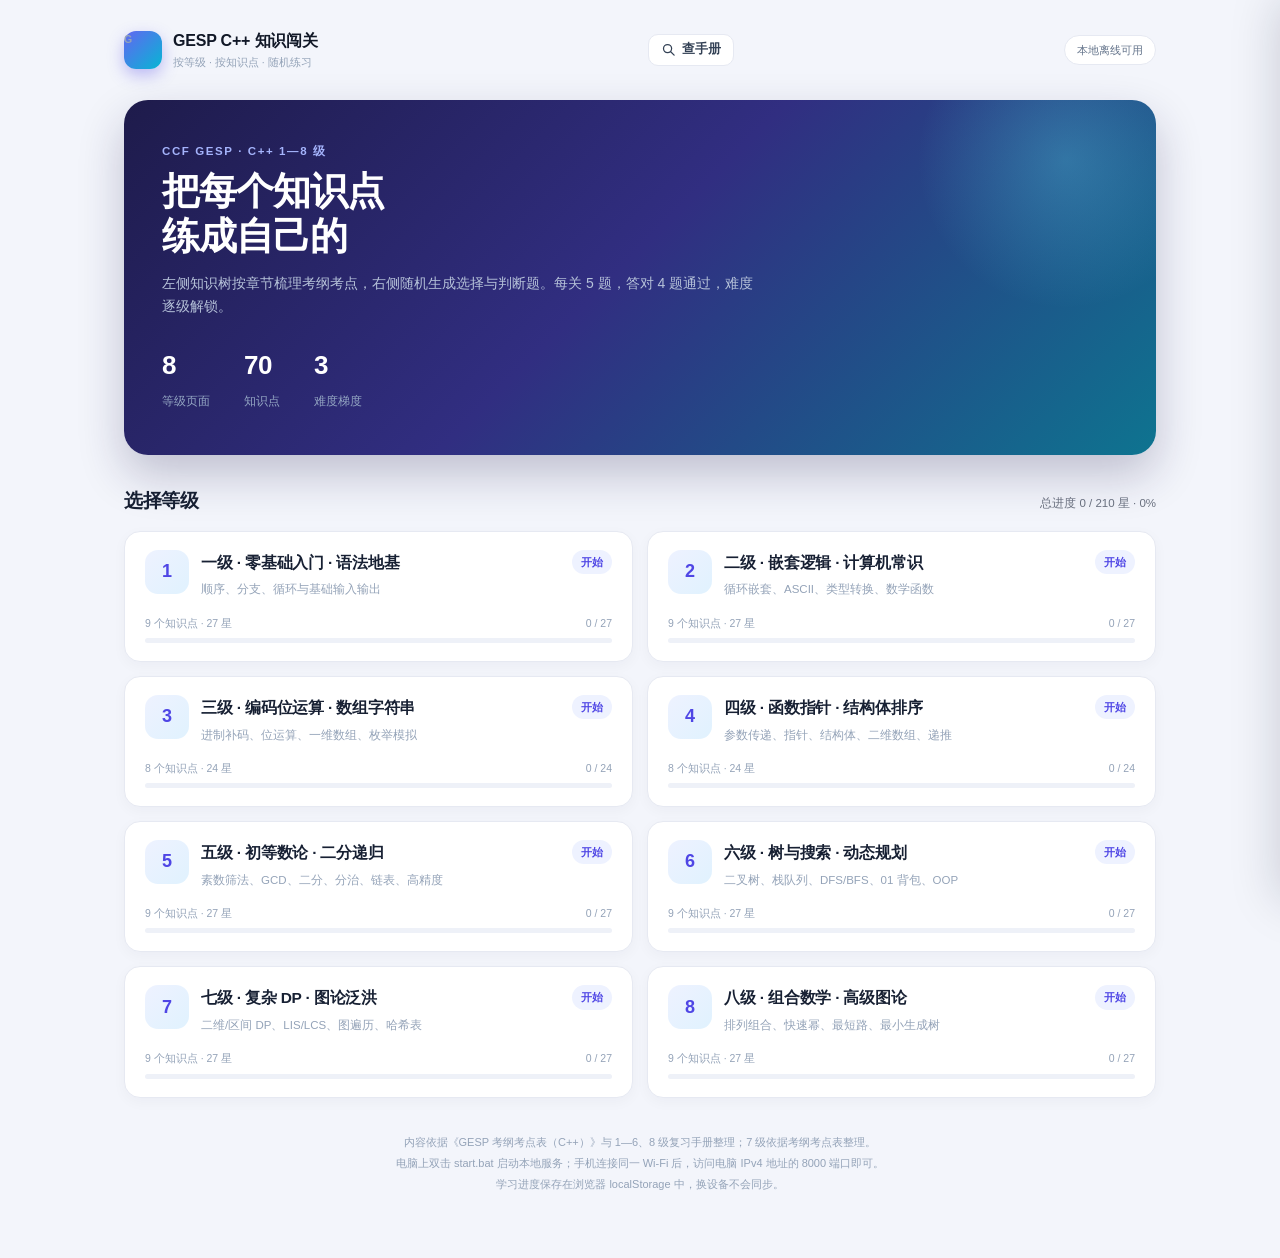
<file: index.html>
<!DOCTYPE html>
<html lang="zh-CN">
<head>
  <meta charset="UTF-8">
  <meta name="viewport" content="width=device-width, initial-scale=1, viewport-fit=cover">
  <meta name="theme-color" content="#0e1526">
  <title>GESP C++ 知识闯关 · 按等级刷知识点</title>
  <link rel="stylesheet" href="css/style.css">
</head>
<body>
  <div class="home-wrap">
    <nav class="home-nav">
      <a class="home-brand" href="index.html">
        <span class="brand-mark">G</span>
        <span><b>GESP C++ 知识闯关</b><span>按等级 · 按知识点 · 随机练习</span></span>
      </a>
      <span class="tag">本地离线可用</span>
    </nav>

    <header class="home-hero">
      <div class="eyebrow">CCF GESP · C++ 1—8 级</div>
      <h1>把每个知识点<br>练成自己的</h1>
      <p>左侧知识树按章节梳理考纲考点，右侧随机生成选择与判断题。每关 5 题，答对 4 题通过，难度逐级解锁。</p>
      <div class="stats">
        <div><b>8</b><span>等级页面</span></div>
        <div><b id="statPoints">70</b><span>知识点</span></div>
        <div><b>3</b><span>难度梯度</span></div>
      </div>
    </header>

    <div class="section-title">
      <h2>选择等级</h2>
      <span id="totalProgress">学习进度加载中…</span>
    </div>
    <div class="level-grid" id="levelGrid"></div>

    <footer class="home-foot">
      内容依据《GESP 考纲考点表（C++）》与 1—6、8 级复习手册整理；7 级依据考纲考点表整理。<br>
      电脑上双击 start.bat 启动本地服务；手机连接同一 Wi-Fi 后，访问电脑 IPv4 地址的 8000 端口即可。<br>
      学习进度保存在浏览器 localStorage 中，换设备不会同步。
    </footer>
  </div>

  <script src="js/kb-data.js"></script>

  <script src="js/kb-extra.js"></script>

  <script src="js/kb.js"></script>

  <script src="js/home.js"></script>
</body>
</html>
</file>
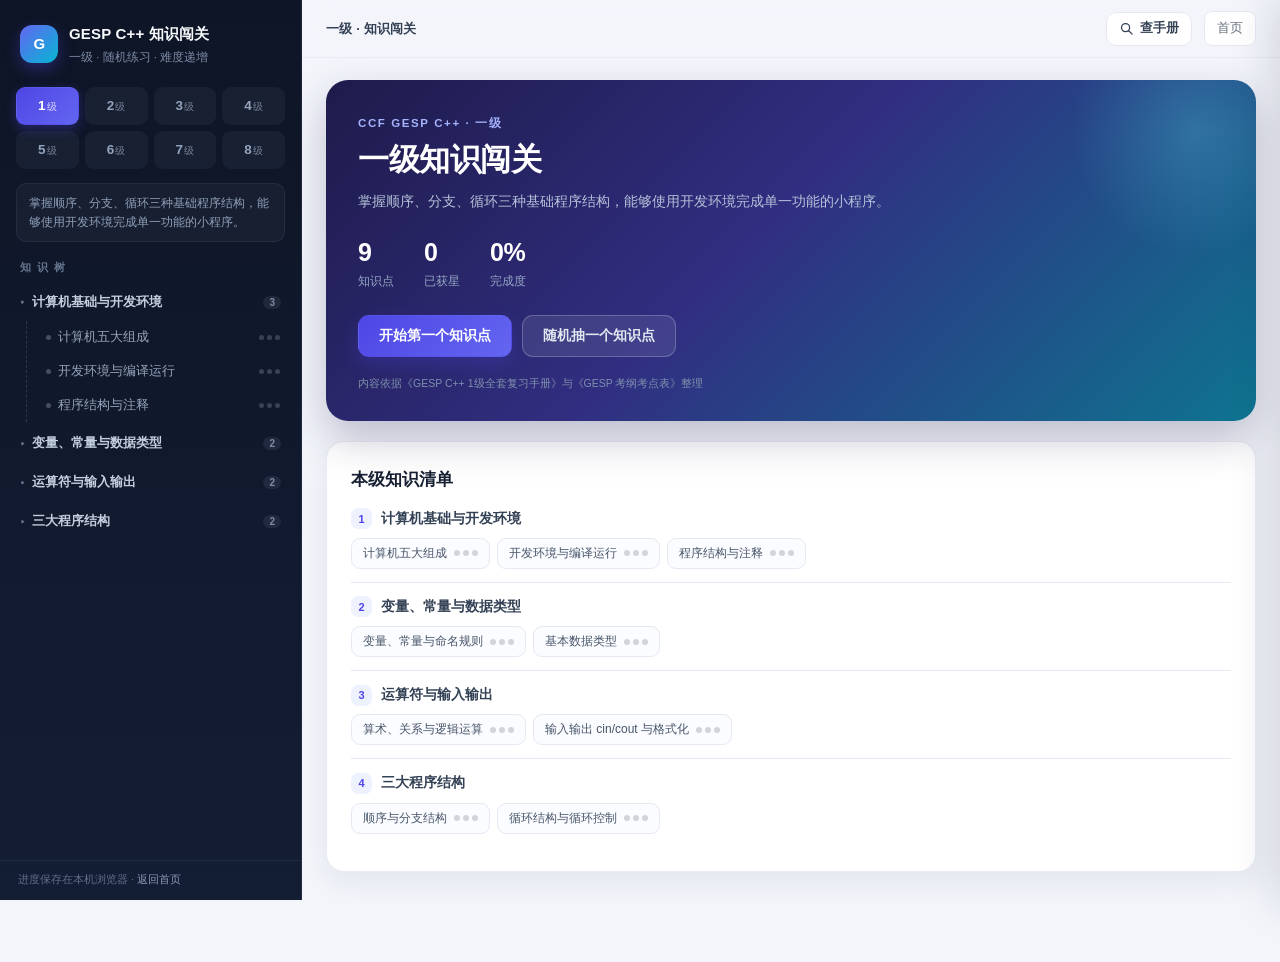
<file: level1.html>
<!DOCTYPE html>
<html lang="zh-CN">
<head>
  <meta charset="UTF-8">
  <meta name="viewport" content="width=device-width, initial-scale=1, viewport-fit=cover">
  <meta name="theme-color" content="#0e1526">
  <title>GESP C++ 一级 · 知识闯关</title>
  <link rel="stylesheet" href="css/style.css">
</head>
<body data-level="1">
  <div class="app">
    <aside class="sidebar" id="sidebar">
      <div class="brand">
        <a href="index.html">
          <span class="brand-mark">G</span>
          <span class="brand-text"><b>GESP C++ 知识闯关</b><span>一级 · 随机练习 · 难度递增</span></span>
        </a>
      </div>
      <div class="level-switch" id="levelSwitch"></div>
      <p class="level-goal" id="levelGoal"></p>
      <div class="tree-title">知 识 树</div>
      <nav class="tree" id="tree"></nav>
      <div class="sidebar-foot">进度保存在本机浏览器 · <a href="index.html">返回首页</a></div>
    </aside>
    <div class="overlay" id="overlay"></div>
    <main class="main">
      <header class="topbar">
        <button class="menu-btn" id="menuBtn" aria-label="打开知识树">☰</button>
        <div class="crumb" id="crumb">一级 · 知识闯关</div>
        <a class="home-link" href="index.html">首页</a>
      </header>
      <section class="content" id="content"></section>
    </main>
  </div>
  <script src="js/engine.js"></script>
  <script src="js/levels/level1.js"></script>
  <script src="js/kb-data.js"></script>
  <script src="js/kb-extra.js"></script>
  <script src="js/kb.js"></script>
  <script src="js/app.js"></script>
</body>
</html>
</file>
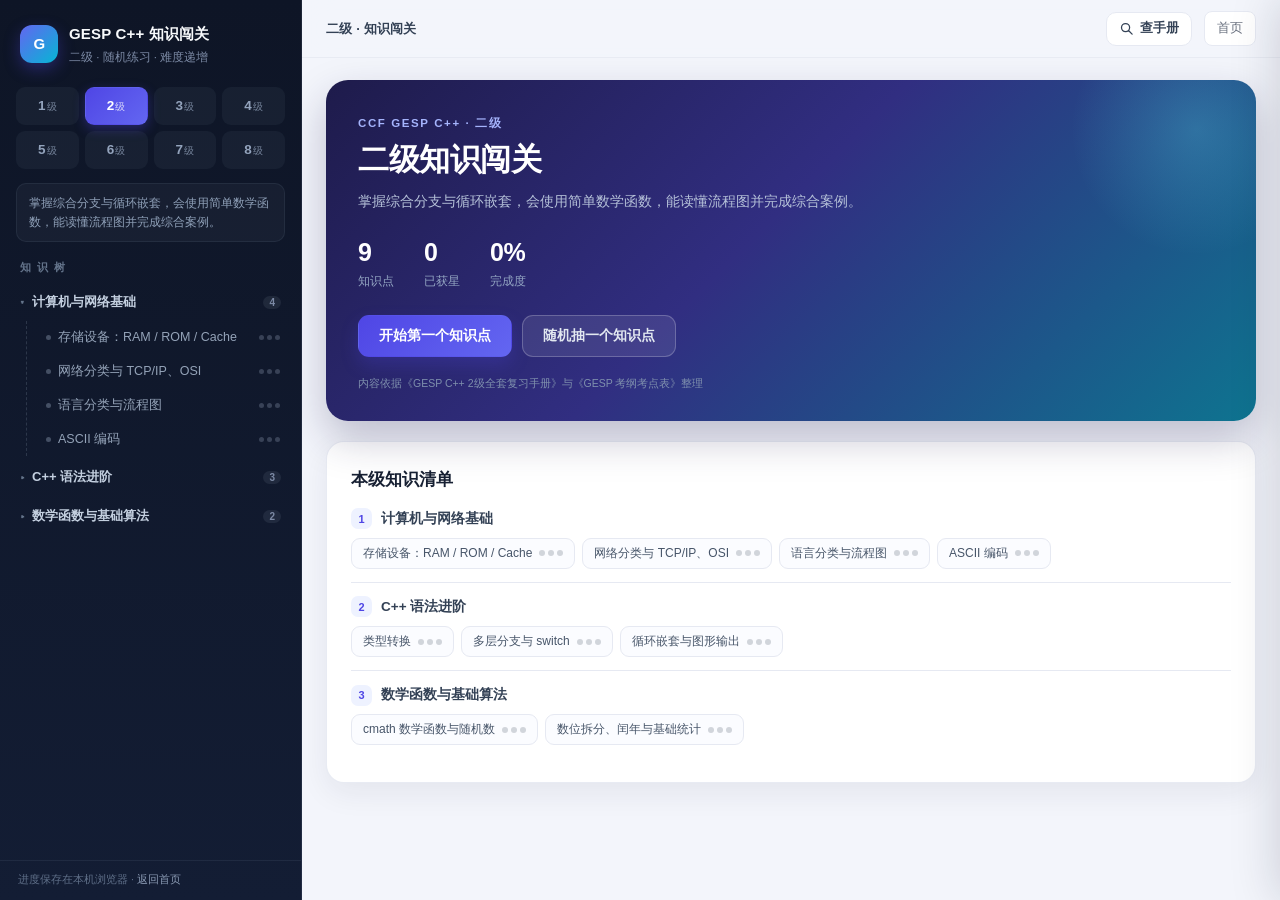
<file: level2.html>
<!DOCTYPE html>
<html lang="zh-CN">
<head>
  <meta charset="UTF-8">
  <meta name="viewport" content="width=device-width, initial-scale=1, viewport-fit=cover">
  <meta name="theme-color" content="#0e1526">
  <title>GESP C++ 二级 · 知识闯关</title>
  <link rel="stylesheet" href="css/style.css">
</head>
<body data-level="2">
  <div class="app">
    <aside class="sidebar" id="sidebar">
      <div class="brand">
        <a href="index.html">
          <span class="brand-mark">G</span>
          <span class="brand-text"><b>GESP C++ 知识闯关</b><span>二级 · 随机练习 · 难度递增</span></span>
        </a>
      </div>
      <div class="level-switch" id="levelSwitch"></div>
      <p class="level-goal" id="levelGoal"></p>
      <div class="tree-title">知 识 树</div>
      <nav class="tree" id="tree"></nav>
      <div class="sidebar-foot">进度保存在本机浏览器 · <a href="index.html">返回首页</a></div>
    </aside>
    <div class="overlay" id="overlay"></div>
    <main class="main">
      <header class="topbar">
        <button class="menu-btn" id="menuBtn" aria-label="打开知识树">☰</button>
        <div class="crumb" id="crumb">二级 · 知识闯关</div>
        <a class="home-link" href="index.html">首页</a>
      </header>
      <section class="content" id="content"></section>
    </main>
  </div>
  <script src="js/engine.js"></script>
  <script src="js/levels/level2.js"></script>
  <script src="js/kb-data.js"></script>
  <script src="js/kb-extra.js"></script>
  <script src="js/kb.js"></script>
  <script src="js/app.js"></script>
</body>
</html>
</file>
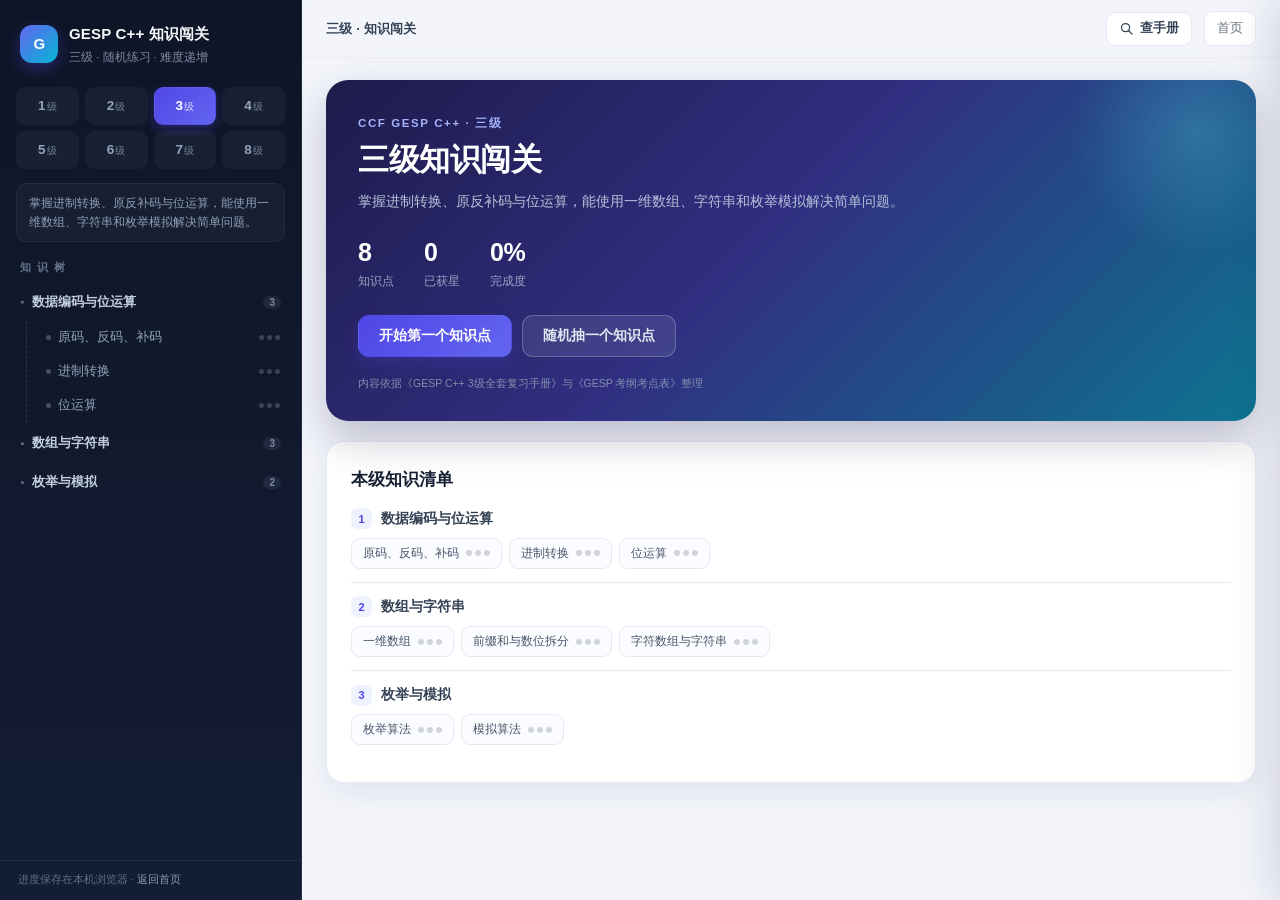
<file: level3.html>
<!DOCTYPE html>
<html lang="zh-CN">
<head>
  <meta charset="UTF-8">
  <meta name="viewport" content="width=device-width, initial-scale=1, viewport-fit=cover">
  <meta name="theme-color" content="#0e1526">
  <title>GESP C++ 三级 · 知识闯关</title>
  <link rel="stylesheet" href="css/style.css">
</head>
<body data-level="3">
  <div class="app">
    <aside class="sidebar" id="sidebar">
      <div class="brand">
        <a href="index.html">
          <span class="brand-mark">G</span>
          <span class="brand-text"><b>GESP C++ 知识闯关</b><span>三级 · 随机练习 · 难度递增</span></span>
        </a>
      </div>
      <div class="level-switch" id="levelSwitch"></div>
      <p class="level-goal" id="levelGoal"></p>
      <div class="tree-title">知 识 树</div>
      <nav class="tree" id="tree"></nav>
      <div class="sidebar-foot">进度保存在本机浏览器 · <a href="index.html">返回首页</a></div>
    </aside>
    <div class="overlay" id="overlay"></div>
    <main class="main">
      <header class="topbar">
        <button class="menu-btn" id="menuBtn" aria-label="打开知识树">☰</button>
        <div class="crumb" id="crumb">三级 · 知识闯关</div>
        <a class="home-link" href="index.html">首页</a>
      </header>
      <section class="content" id="content"></section>
    </main>
  </div>
  <script src="js/engine.js"></script>
  <script src="js/levels/level3.js"></script>
  <script src="js/kb-data.js"></script>
  <script src="js/kb-extra.js"></script>
  <script src="js/kb.js"></script>
  <script src="js/app.js"></script>
</body>
</html>
</file>
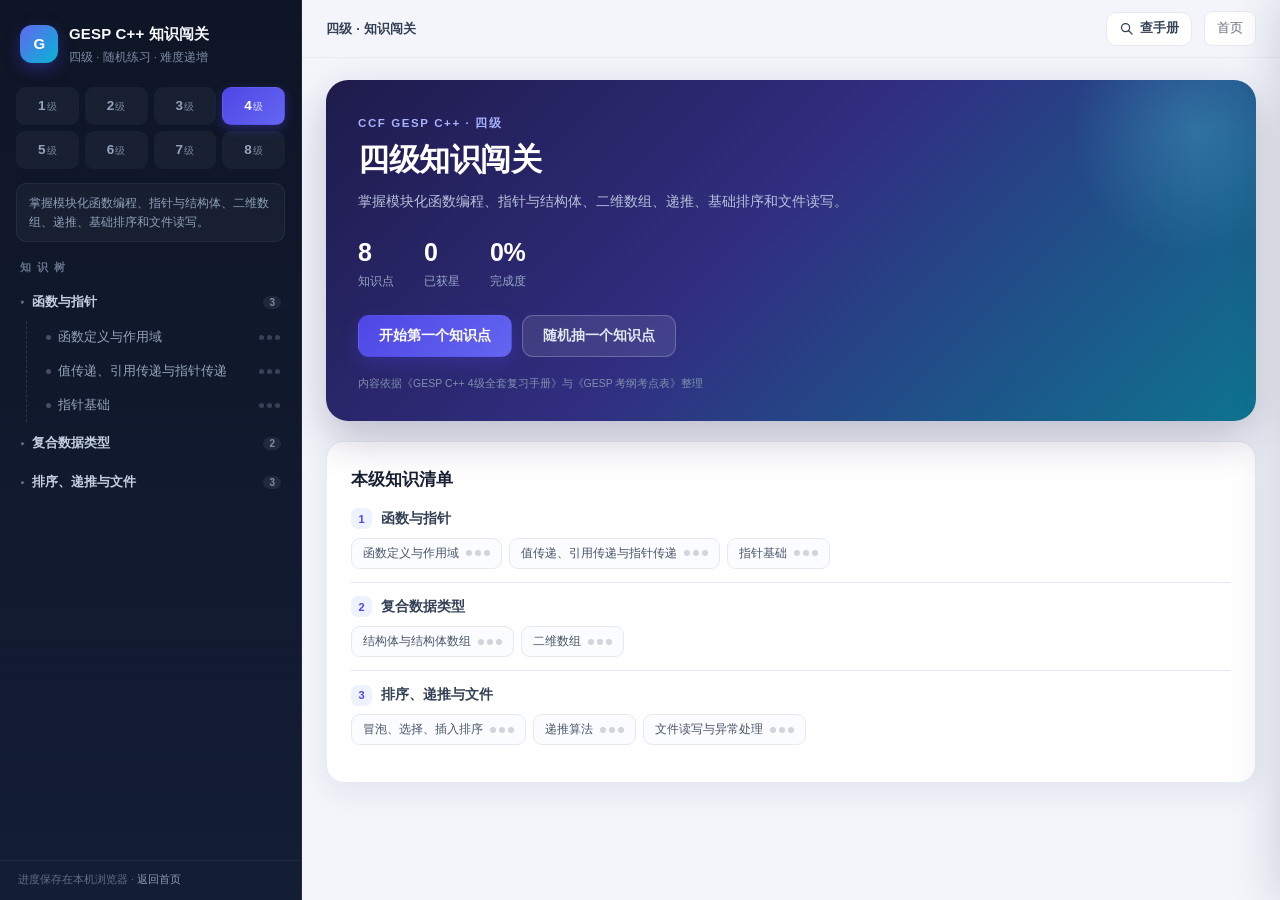
<file: level4.html>
<!DOCTYPE html>
<html lang="zh-CN">
<head>
  <meta charset="UTF-8">
  <meta name="viewport" content="width=device-width, initial-scale=1, viewport-fit=cover">
  <meta name="theme-color" content="#0e1526">
  <title>GESP C++ 四级 · 知识闯关</title>
  <link rel="stylesheet" href="css/style.css">
</head>
<body data-level="4">
  <div class="app">
    <aside class="sidebar" id="sidebar">
      <div class="brand">
        <a href="index.html">
          <span class="brand-mark">G</span>
          <span class="brand-text"><b>GESP C++ 知识闯关</b><span>四级 · 随机练习 · 难度递增</span></span>
        </a>
      </div>
      <div class="level-switch" id="levelSwitch"></div>
      <p class="level-goal" id="levelGoal"></p>
      <div class="tree-title">知 识 树</div>
      <nav class="tree" id="tree"></nav>
      <div class="sidebar-foot">进度保存在本机浏览器 · <a href="index.html">返回首页</a></div>
    </aside>
    <div class="overlay" id="overlay"></div>
    <main class="main">
      <header class="topbar">
        <button class="menu-btn" id="menuBtn" aria-label="打开知识树">☰</button>
        <div class="crumb" id="crumb">四级 · 知识闯关</div>
        <a class="home-link" href="index.html">首页</a>
      </header>
      <section class="content" id="content"></section>
    </main>
  </div>
  <script src="js/engine.js"></script>
  <script src="js/levels/level4.js"></script>
  <script src="js/kb-data.js"></script>
  <script src="js/kb-extra.js"></script>
  <script src="js/kb.js"></script>
  <script src="js/app.js"></script>
</body>
</html>
</file>
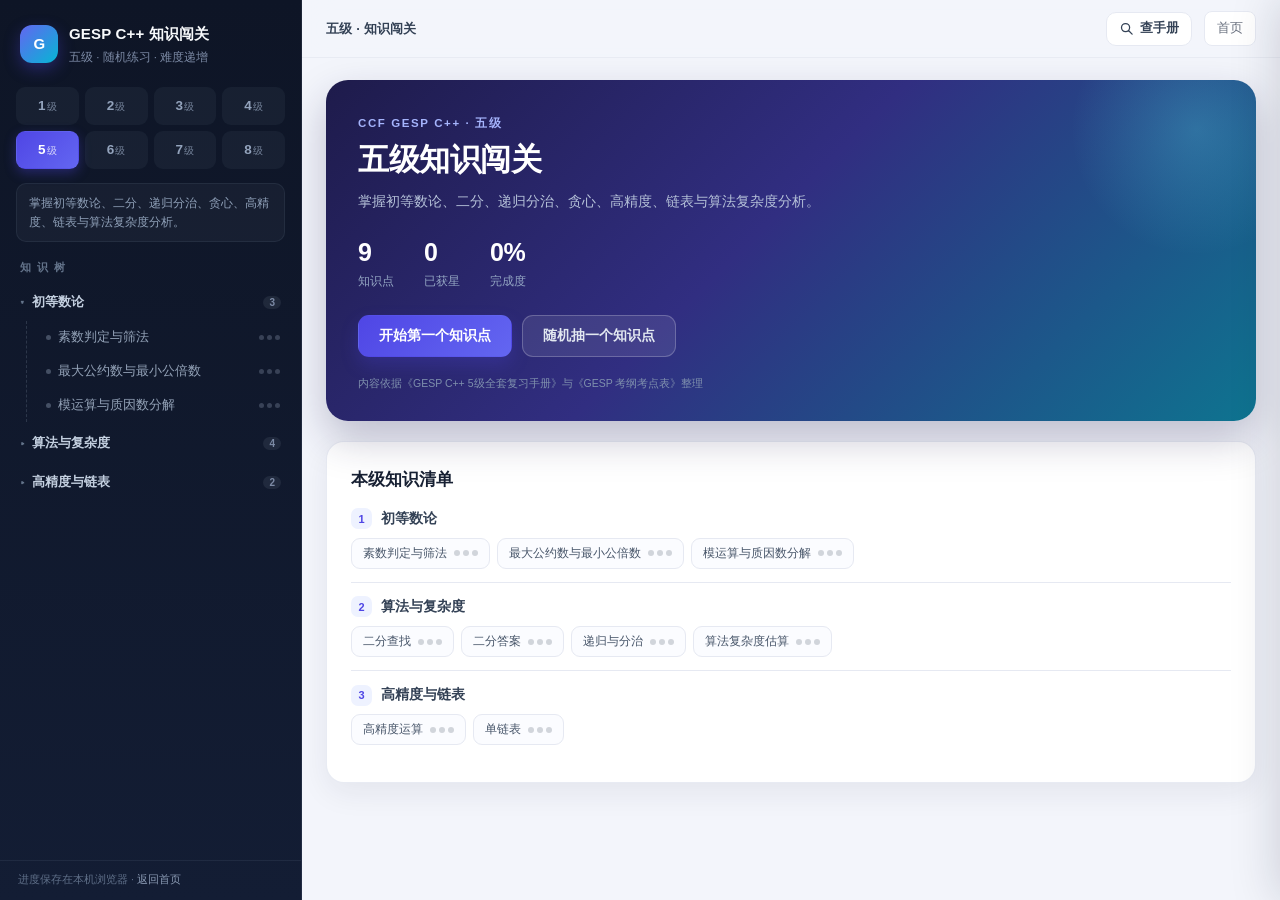
<file: level5.html>
<!DOCTYPE html>
<html lang="zh-CN">
<head>
  <meta charset="UTF-8">
  <meta name="viewport" content="width=device-width, initial-scale=1, viewport-fit=cover">
  <meta name="theme-color" content="#0e1526">
  <title>GESP C++ 五级 · 知识闯关</title>
  <link rel="stylesheet" href="css/style.css">
</head>
<body data-level="5">
  <div class="app">
    <aside class="sidebar" id="sidebar">
      <div class="brand">
        <a href="index.html">
          <span class="brand-mark">G</span>
          <span class="brand-text"><b>GESP C++ 知识闯关</b><span>五级 · 随机练习 · 难度递增</span></span>
        </a>
      </div>
      <div class="level-switch" id="levelSwitch"></div>
      <p class="level-goal" id="levelGoal"></p>
      <div class="tree-title">知 识 树</div>
      <nav class="tree" id="tree"></nav>
      <div class="sidebar-foot">进度保存在本机浏览器 · <a href="index.html">返回首页</a></div>
    </aside>
    <div class="overlay" id="overlay"></div>
    <main class="main">
      <header class="topbar">
        <button class="menu-btn" id="menuBtn" aria-label="打开知识树">☰</button>
        <div class="crumb" id="crumb">五级 · 知识闯关</div>
        <a class="home-link" href="index.html">首页</a>
      </header>
      <section class="content" id="content"></section>
    </main>
  </div>
  <script src="js/engine.js"></script>
  <script src="js/levels/level5.js"></script>
  <script src="js/kb-data.js"></script>
  <script src="js/kb-extra.js"></script>
  <script src="js/kb.js"></script>
  <script src="js/app.js"></script>
</body>
</html>
</file>
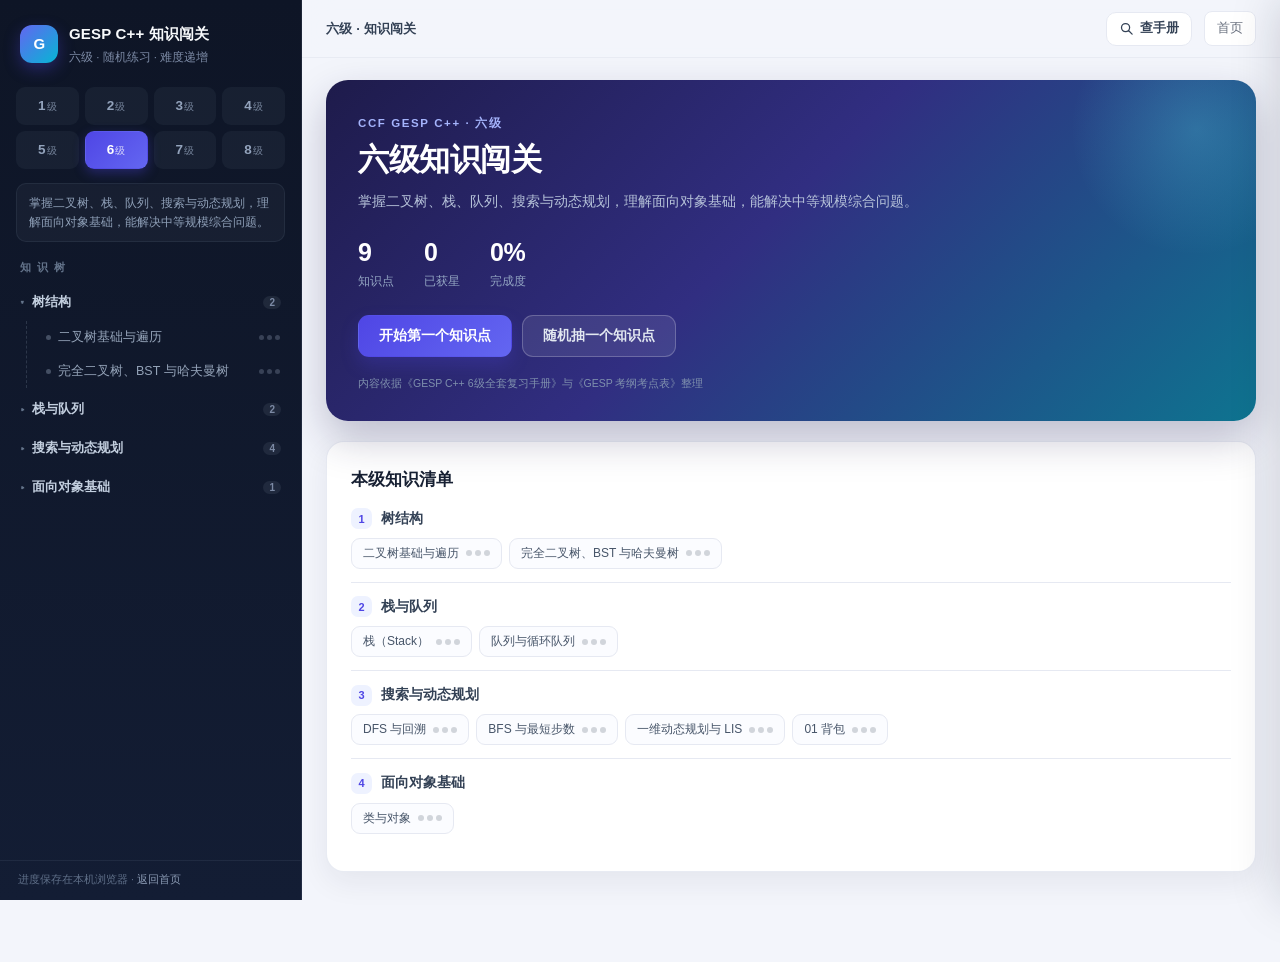
<file: level6.html>
<!DOCTYPE html>
<html lang="zh-CN">
<head>
  <meta charset="UTF-8">
  <meta name="viewport" content="width=device-width, initial-scale=1, viewport-fit=cover">
  <meta name="theme-color" content="#0e1526">
  <title>GESP C++ 六级 · 知识闯关</title>
  <link rel="stylesheet" href="css/style.css">
</head>
<body data-level="6">
  <div class="app">
    <aside class="sidebar" id="sidebar">
      <div class="brand">
        <a href="index.html">
          <span class="brand-mark">G</span>
          <span class="brand-text"><b>GESP C++ 知识闯关</b><span>六级 · 随机练习 · 难度递增</span></span>
        </a>
      </div>
      <div class="level-switch" id="levelSwitch"></div>
      <p class="level-goal" id="levelGoal"></p>
      <div class="tree-title">知 识 树</div>
      <nav class="tree" id="tree"></nav>
      <div class="sidebar-foot">进度保存在本机浏览器 · <a href="index.html">返回首页</a></div>
    </aside>
    <div class="overlay" id="overlay"></div>
    <main class="main">
      <header class="topbar">
        <button class="menu-btn" id="menuBtn" aria-label="打开知识树">☰</button>
        <div class="crumb" id="crumb">六级 · 知识闯关</div>
        <a class="home-link" href="index.html">首页</a>
      </header>
      <section class="content" id="content"></section>
    </main>
  </div>
  <script src="js/engine.js"></script>
  <script src="js/levels/level6.js"></script>
  <script src="js/kb-data.js"></script>
  <script src="js/kb-extra.js"></script>
  <script src="js/kb.js"></script>
  <script src="js/app.js"></script>
</body>
</html>
</file>
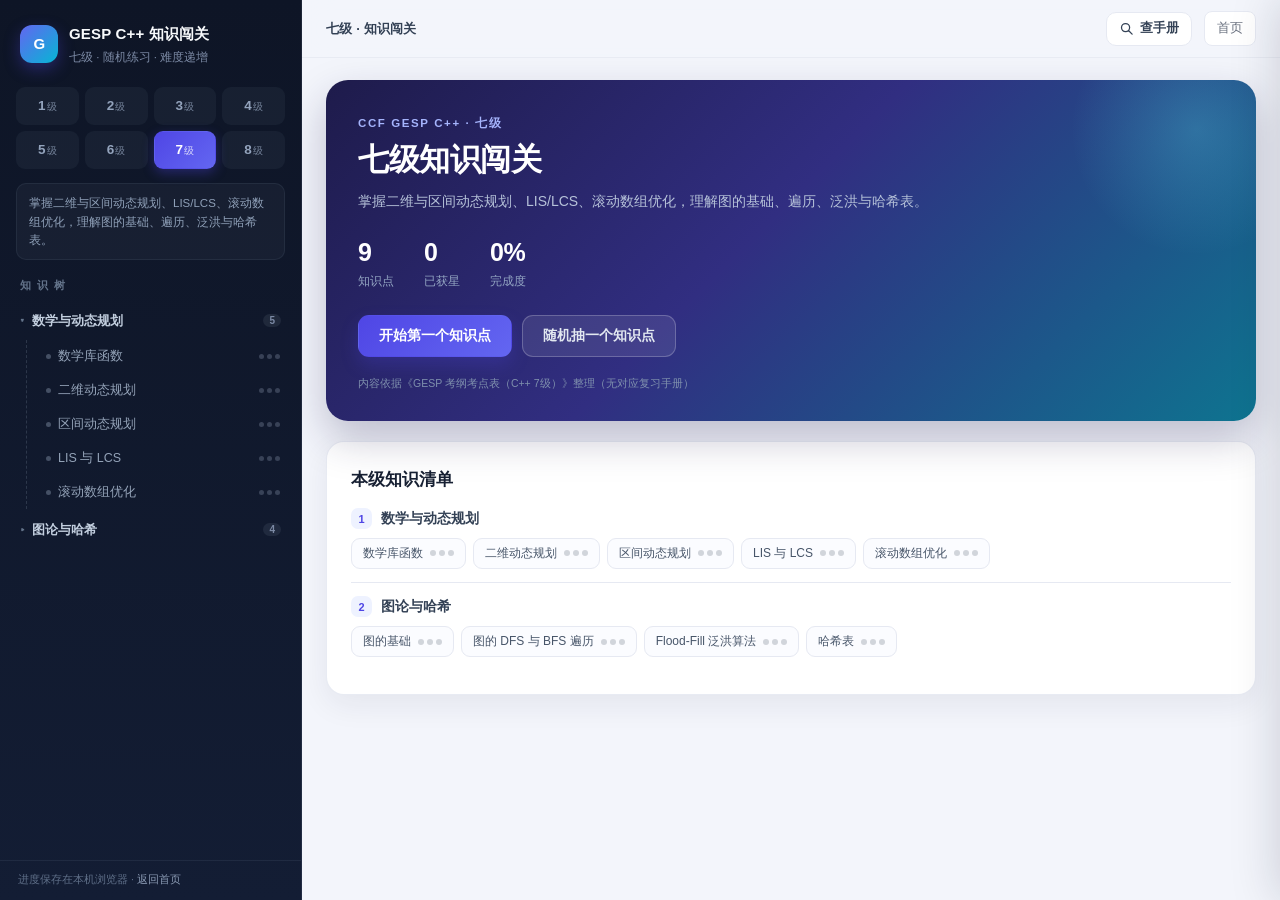
<file: level7.html>
<!DOCTYPE html>
<html lang="zh-CN">
<head>
  <meta charset="UTF-8">
  <meta name="viewport" content="width=device-width, initial-scale=1, viewport-fit=cover">
  <meta name="theme-color" content="#0e1526">
  <title>GESP C++ 七级 · 知识闯关</title>
  <link rel="stylesheet" href="css/style.css">
</head>
<body data-level="7">
  <div class="app">
    <aside class="sidebar" id="sidebar">
      <div class="brand">
        <a href="index.html">
          <span class="brand-mark">G</span>
          <span class="brand-text"><b>GESP C++ 知识闯关</b><span>七级 · 随机练习 · 难度递增</span></span>
        </a>
      </div>
      <div class="level-switch" id="levelSwitch"></div>
      <p class="level-goal" id="levelGoal"></p>
      <div class="tree-title">知 识 树</div>
      <nav class="tree" id="tree"></nav>
      <div class="sidebar-foot">进度保存在本机浏览器 · <a href="index.html">返回首页</a></div>
    </aside>
    <div class="overlay" id="overlay"></div>
    <main class="main">
      <header class="topbar">
        <button class="menu-btn" id="menuBtn" aria-label="打开知识树">☰</button>
        <div class="crumb" id="crumb">七级 · 知识闯关</div>
        <a class="home-link" href="index.html">首页</a>
      </header>
      <section class="content" id="content"></section>
    </main>
  </div>
  <script src="js/engine.js"></script>
  <script src="js/levels/level7.js"></script>
  <script src="js/kb-data.js"></script>
  <script src="js/kb-extra.js"></script>
  <script src="js/kb.js"></script>
  <script src="js/app.js"></script>
</body>
</html>
</file>
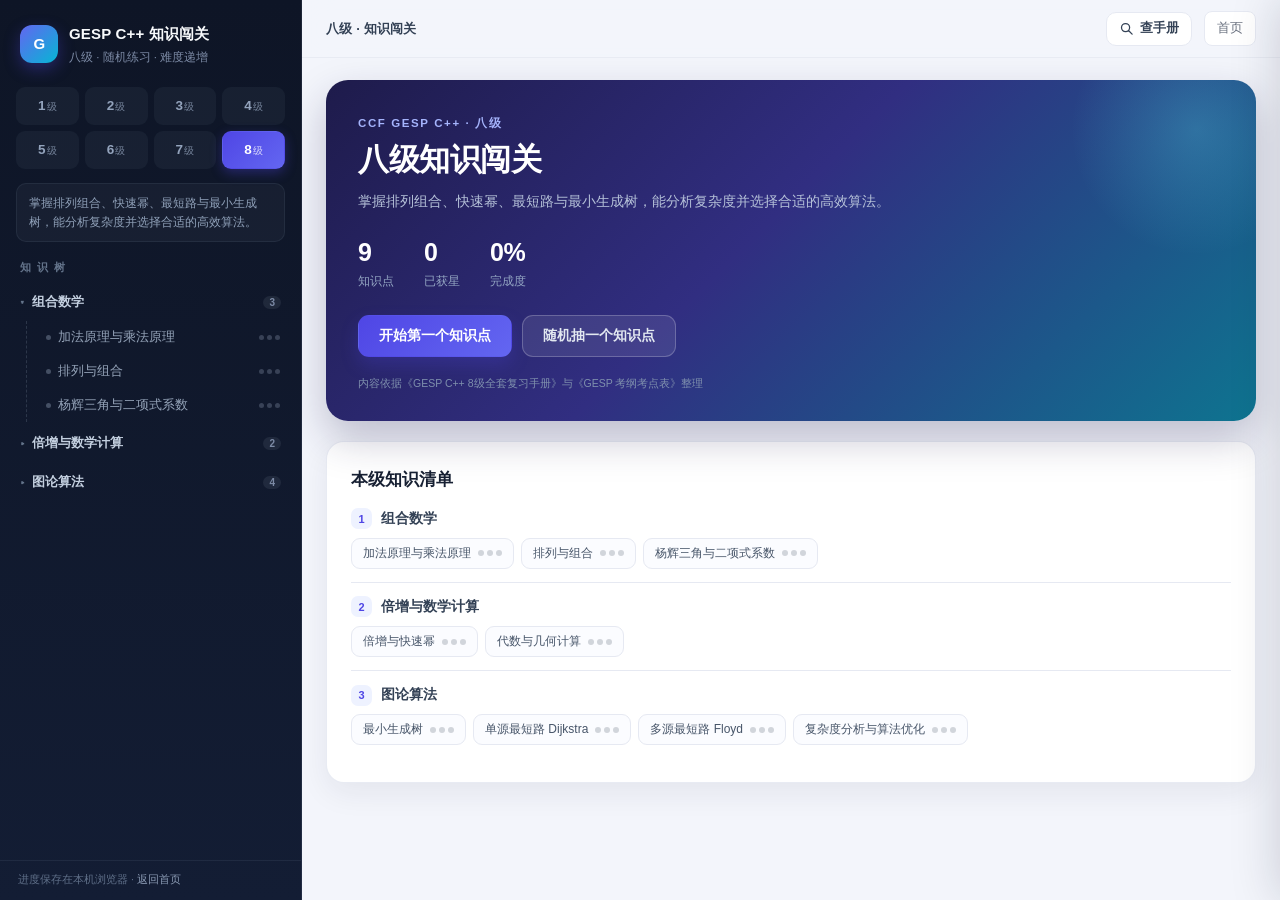
<file: level8.html>
<!DOCTYPE html>
<html lang="zh-CN">
<head>
  <meta charset="UTF-8">
  <meta name="viewport" content="width=device-width, initial-scale=1, viewport-fit=cover">
  <meta name="theme-color" content="#0e1526">
  <title>GESP C++ 八级 · 知识闯关</title>
  <link rel="stylesheet" href="css/style.css">
</head>
<body data-level="8">
  <div class="app">
    <aside class="sidebar" id="sidebar">
      <div class="brand">
        <a href="index.html">
          <span class="brand-mark">G</span>
          <span class="brand-text"><b>GESP C++ 知识闯关</b><span>八级 · 随机练习 · 难度递增</span></span>
        </a>
      </div>
      <div class="level-switch" id="levelSwitch"></div>
      <p class="level-goal" id="levelGoal"></p>
      <div class="tree-title">知 识 树</div>
      <nav class="tree" id="tree"></nav>
      <div class="sidebar-foot">进度保存在本机浏览器 · <a href="index.html">返回首页</a></div>
    </aside>
    <div class="overlay" id="overlay"></div>
    <main class="main">
      <header class="topbar">
        <button class="menu-btn" id="menuBtn" aria-label="打开知识树">☰</button>
        <div class="crumb" id="crumb">八级 · 知识闯关</div>
        <a class="home-link" href="index.html">首页</a>
      </header>
      <section class="content" id="content"></section>
    </main>
  </div>
  <script src="js/engine.js"></script>
  <script src="js/levels/level8.js"></script>
  <script src="js/kb-data.js"></script>
  <script src="js/kb-extra.js"></script>
  <script src="js/kb.js"></script>
  <script src="js/app.js"></script>
</body>
</html>
</file>
<file: css/style.css>
:root {
  --bg: #f3f5fb;
  --panel: #ffffff;
  --ink: #172033;
  --muted: #6b7280;
  --line: #e6e9f2;
  --brand: #4f46e5;
  --brand-dark: #4338ca;
  --brand-soft: #eef2ff;
  --cyan: #06b6d4;
  --ok: #10b981;
  --ok-soft: #ecfdf5;
  --bad: #ef4444;
  --bad-soft: #fef2f2;
  --warn: #f59e0b;
  --sidebar: #0e1526;
  --sidebar-2: #131d34;
  --radius: 18px;
  --shadow: 0 10px 30px rgba(23, 32, 51, 0.07);
  --font: -apple-system, BlinkMacSystemFont, "Segoe UI", "PingFang SC", "Hiragino Sans GB", "Microsoft YaHei", sans-serif;
  --mono: ui-monospace, SFMono-Regular, Consolas, "Liberation Mono", Menlo, monospace;
}

* { box-sizing: border-box; }
html { -webkit-text-size-adjust: 100%; scroll-behavior: smooth; }
body {
  margin: 0;
  background: var(--bg);
  color: var(--ink);
  font-family: var(--font);
  line-height: 1.65;
  -webkit-font-smoothing: antialiased;
}
button, a { -webkit-tap-highlight-color: transparent; }
button { font-family: inherit; }
a { color: inherit; text-decoration: none; }

/* ---------- 总体布局 ---------- */
.app { display: flex; min-height: 100vh; min-height: 100dvh; }
.main { flex: 1; min-width: 0; margin-left: 302px; display: flex; flex-direction: column; }
.content { width: 100%; max-width: 980px; margin: 0 auto; padding: 22px 24px 72px; }

/* ---------- 侧栏 ---------- */
.sidebar {
  position: fixed; inset: 0 auto 0 0; z-index: 40;
  width: 302px; display: flex; flex-direction: column;
  background: linear-gradient(180deg, var(--sidebar) 0%, var(--sidebar-2) 100%);
  color: #cbd5e1;
  border-right: 1px solid rgba(148, 163, 184, 0.12);
}
.brand { padding: 22px 20px 14px; }
.brand a { display: flex; align-items: center; gap: 11px; }
.brand-mark {
  width: 38px; height: 38px; border-radius: 12px; flex: 0 0 auto;
  display: grid; place-items: center;
  background: linear-gradient(135deg, #6366f1, #06b6d4);
  color: #fff; font-weight: 800; font-size: 15px; letter-spacing: -0.5px;
  box-shadow: 0 6px 16px rgba(79, 70, 229, 0.35);
}
.brand-text b { display: block; color: #f8fafc; font-size: 15px; letter-spacing: 0.2px; }
.brand-text span { display: block; color: #7c8aa5; font-size: 11.5px; margin-top: 1px; }

.level-switch {
  display: grid; grid-template-columns: repeat(4, 1fr); gap: 6px;
  padding: 6px 16px 14px;
}
.level-switch .lv {
  display: flex; align-items: baseline; justify-content: center; gap: 1px;
  padding: 7px 0; border-radius: 9px; font-size: 13.5px; font-weight: 700;
  color: #93a3bc; background: rgba(148, 163, 184, 0.07);
  border: 1px solid transparent; transition: 0.18s;
}
.level-switch .lv small { font-size: 10px; font-weight: 500; opacity: 0.75; }
.level-switch .lv:hover { color: #e2e8f0; background: rgba(148, 163, 184, 0.14); }
.level-switch .lv.active {
  color: #fff; background: linear-gradient(135deg, #4f46e5, #6366f1);
  box-shadow: 0 4px 12px rgba(79, 70, 229, 0.35);
}

.level-goal {
  margin: 0 16px 12px; padding: 10px 12px;
  font-size: 11.5px; line-height: 1.6; color: #8fa0b8;
  background: rgba(148, 163, 184, 0.06);
  border: 1px solid rgba(148, 163, 184, 0.1);
  border-radius: 10px;
}
.tree-title {
  padding: 4px 20px 8px; font-size: 11px; letter-spacing: 1.4px;
  color: #64748b; font-weight: 700;
}
.tree { flex: 1; overflow-y: auto; padding: 0 12px 18px; overscroll-behavior: contain; }
.tree::-webkit-scrollbar { width: 6px; }
.tree::-webkit-scrollbar-thumb { background: rgba(148, 163, 184, 0.22); border-radius: 3px; }

.chapter { margin-bottom: 3px; }
.chapter-btn {
  width: 100%; display: flex; align-items: center; gap: 7px;
  padding: 9px 8px; border: 0; background: transparent; border-radius: 9px;
  color: #c3cfdf; font-size: 13px; font-weight: 600; text-align: left; cursor: pointer;
}
.chapter-btn:hover { background: rgba(148, 163, 184, 0.09); }
.chev { font-size: 10px; color: #64748b; transition: transform 0.2s; flex: 0 0 auto; }
.chapter.open .chev { transform: rotate(90deg); }
.chapter-name { flex: 1; min-width: 0; }
.chapter-count {
  font-size: 10px; color: #7c8aa5; background: rgba(148, 163, 184, 0.12);
  padding: 1px 6px; border-radius: 8px;
}
.chapter-body {
  display: none; margin-left: 14px; padding-left: 10px;
  border-left: 1px dashed rgba(148, 163, 184, 0.22);
}
.chapter.open .chapter-body { display: block; }

.point {
  width: 100%; display: flex; align-items: center; gap: 7px;
  padding: 8px 9px; margin: 1px 0; border: 0; border-radius: 9px;
  background: transparent; color: #94a3b8; font-size: 12.5px;
  text-align: left; cursor: pointer; transition: 0.16s;
}
.point:hover { color: #e2e8f0; background: rgba(148, 163, 184, 0.08); }
.point.active { color: #fff; background: rgba(79, 70, 229, 0.38); box-shadow: inset 0 0 0 1px rgba(129, 140, 248, 0.35); }
.point-dot {
  width: 5px; height: 5px; border-radius: 50%; flex: 0 0 auto;
  background: rgba(148, 163, 184, 0.4);
}
.point.active .point-dot { background: #a5b4fc; box-shadow: 0 0 7px #818cf8; }
.point-name { flex: 1; min-width: 0; }
.stars, .mini-stars { display: inline-flex; gap: 3px; flex: 0 0 auto; }
.dot { width: 5px; height: 5px; border-radius: 50%; background: rgba(148, 163, 184, 0.3); display: inline-block; }
.dot.on { background: #22d3ee; box-shadow: 0 0 5px rgba(34, 211, 238, 0.55); }
.mini-stars .dot { background: #d1d5db; width: 6px; height: 6px; }
.mini-stars .dot.on { background: #f59e0b; box-shadow: none; }

.sidebar-foot {
  padding: 10px 18px calc(12px + env(safe-area-inset-bottom));
  font-size: 10.5px; color: #5f6f88; border-top: 1px solid rgba(148, 163, 184, 0.1);
}
.sidebar-foot a { color: #8b9bb4; }
.sidebar-foot a:hover { color: #c7d2fe; }

/* ---------- 顶栏 ---------- */
.topbar {
  position: sticky; top: 0; z-index: 25;
  display: flex; align-items: center; gap: 12px;
  height: 58px; padding: 0 24px;
  background: rgba(243, 245, 251, 0.86);
  backdrop-filter: blur(14px);
  border-bottom: 1px solid rgba(230, 233, 242, 0.8);
}
.topbar .crumb { flex: 1; font-size: 13px; font-weight: 700; color: #334155; letter-spacing: 0.2px; }
.topbar .home-link { font-size: 12.5px; color: var(--muted); padding: 6px 12px; border-radius: 8px; background: #fff; border: 1px solid var(--line); }
.topbar .home-link:hover { color: var(--brand); border-color: #c7d2fe; }
.menu-btn {
  display: none; align-items: center; justify-content: center;
  width: 36px; height: 36px; border-radius: 10px; border: 1px solid var(--line);
  background: #fff; color: #334155; font-size: 17px; cursor: pointer;
}

/* ---------- 卡片与按钮 ---------- */
.paper {
  background: var(--panel); border-radius: var(--radius);
  border: 1px solid rgba(230, 233, 242, 0.9);
  box-shadow: var(--shadow); padding: 24px;
  margin-bottom: 18px;
}
.eyebrow {
  font-size: 11.5px; font-weight: 800; letter-spacing: 1.6px;
  color: var(--brand); text-transform: uppercase; margin-bottom: 8px;
}
.btn {
  display: inline-flex; align-items: center; justify-content: center; gap: 7px;
  padding: 11px 20px; border-radius: 11px; font-size: 14px; font-weight: 700;
  cursor: pointer; border: 1.5px solid transparent; transition: 0.18s;
}
.btn.primary {
  background: linear-gradient(135deg, #4f46e5, #6366f1);
  color: #fff; box-shadow: 0 8px 18px rgba(79, 70, 229, 0.24);
}
.btn.primary:hover { transform: translateY(-1px); box-shadow: 0 10px 22px rgba(79, 70, 229, 0.32); }
.btn.ghost { background: #fff; border-color: var(--line); color: #334155; }
.btn.ghost:hover { border-color: #c7d2fe; color: var(--brand); }

/* ---------- 欢迎页 ---------- */
.hero {
  position: relative; overflow: hidden;
  background: linear-gradient(135deg, #1e1b4b 0%, #312e81 46%, #0e7490 100%);
  border-radius: 22px; padding: 34px 32px 28px; color: #e2e8f0;
  box-shadow: 0 18px 40px rgba(30, 27, 75, 0.25);
  margin-bottom: 20px;
}
.hero::after {
  content: ""; position: absolute; right: -70px; top: -80px;
  width: 260px; height: 260px; border-radius: 50%;
  background: radial-gradient(circle, rgba(103, 232, 249, 0.22), transparent 68%);
}
.hero .eyebrow { color: #a5b4fc; }
.hero h1 { margin: 0 0 10px; font-size: 31px; line-height: 1.25; letter-spacing: -0.5px; color: #fff; }
.hero-goal { margin: 0; max-width: 620px; font-size: 14px; color: #b6c2d9; }
.hero-stats { display: flex; gap: 30px; margin: 24px 0 22px; position: relative; z-index: 1; }
.hero-stats b { display: block; font-size: 25px; color: #fff; line-height: 1.2; letter-spacing: -0.5px; }
.hero-stats span { font-size: 11.5px; color: #93a5c2; }
.hero-actions { display: flex; flex-wrap: wrap; gap: 10px; position: relative; z-index: 1; }
.hero .btn.ghost { background: rgba(255, 255, 255, 0.09); border-color: rgba(255, 255, 255, 0.22); color: #e2e8f0; }
.hero .btn.ghost:hover { background: rgba(255, 255, 255, 0.16); color: #fff; }
.source { margin: 18px 0 0; font-size: 10.5px; color: #7f90ad; }

.overview h2 { margin: 0 0 14px; font-size: 17px; }
.ov-chapter { padding: 13px 0; border-top: 1px solid var(--line); }
.ov-chapter:first-of-type { border-top: 0; padding-top: 0; }
.ov-title { display: flex; align-items: center; gap: 9px; font-size: 13.5px; font-weight: 700; color: #334155; margin-bottom: 8px; }
.ov-title > span {
  width: 21px; height: 21px; border-radius: 7px; display: grid; place-items: center;
  background: var(--brand-soft); color: var(--brand); font-size: 11px; flex: 0 0 auto;
}
.ov-points { display: flex; flex-wrap: wrap; gap: 7px; }
.ov-point {
  display: inline-flex; align-items: center; gap: 7px;
  padding: 6px 11px; border-radius: 9px; border: 1px solid var(--line);
  background: #fbfcff; color: #475569; font-size: 12px; cursor: pointer; transition: 0.16s;
}
.ov-point:hover { border-color: #c7d2fe; color: var(--brand); background: #f5f7ff; }

/* ---------- 知识点头部 ---------- */
.kp-head { padding-bottom: 18px; }
.kp-head-row { display: flex; align-items: flex-start; justify-content: space-between; gap: 12px; }
.kb-link {
  flex: 0 0 auto; margin-top: 2px; padding: 7px 13px; border-radius: 10px;
  border: 1px solid #dfe4f3; background: #f8faff; color: var(--brand);
  font-size: 12px; font-weight: 700; cursor: pointer; transition: 0.16s;
}
.kb-link:hover { border-color: #c7d2fe; background: #eef2ff; }
.kb-chip {
  font-size: 10.5px; font-weight: 700; padding: 3px 9px; border-radius: 99px;
  border: 1px solid #dfe4f3; background: #fff; color: var(--brand); cursor: pointer; transition: 0.16s;
}
.kb-chip:hover { background: #eef2ff; border-color: #c7d2fe; }
.kp-title { margin: 0 0 10px; font-size: 24px; letter-spacing: -0.4px; }
.summary { margin: 0; padding: 12px 16px 12px 30px; background: #f8faff; border: 1px solid #eef1fb; border-radius: 12px; color: #475569; font-size: 13px; }
.summary li { margin: 3px 0; }
.summary li::marker { color: #818cf8; }

.diff-tabs { display: grid; grid-template-columns: repeat(3, 1fr); gap: 8px; margin-top: 16px; }
.diff {
  display: flex; flex-direction: column; align-items: flex-start; gap: 1px;
  padding: 9px 12px; border-radius: 11px; border: 1.5px solid var(--line);
  background: #fff; color: #64748b; cursor: pointer; transition: 0.16s;
}
.diff span { font-size: 13px; font-weight: 700; color: #334155; }
.diff small { font-size: 10.5px; color: #94a3b8; }
.diff:hover:not(.locked) { border-color: #c7d2fe; }
.diff.active { border-color: #a5b4fc; background: #f2f4ff; box-shadow: 0 4px 12px rgba(79, 70, 229, 0.08); }
.diff.active span { color: var(--brand); }
.diff.locked { opacity: 0.55; cursor: not-allowed; background: #f8fafc; }
.diff.locked::after { content: "锁定"; font-size: 9px; color: #94a3b8; }

/* ---------- 开始面板 ---------- */
.start-panel { padding: 22px 24px; }
.start-head { display: flex; justify-content: space-between; align-items: flex-start; gap: 14px; flex-wrap: wrap; }
.mini-label { font-size: 10.5px; font-weight: 700; letter-spacing: 1px; color: var(--brand); text-transform: uppercase; }
.start-head h2 { margin: 3px 0 0; font-size: 20px; }
.req { font-size: 11.5px; color: #64748b; background: #f1f5f9; padding: 5px 11px; border-radius: 99px; white-space: nowrap; }
.muted { color: var(--muted); font-size: 13px; }
.start-actions { display: flex; flex-wrap: wrap; gap: 10px; margin-top: 16px; }

/* ---------- 答题 ---------- */
.quiz { padding: 20px 24px 24px; }
.quiz-meta { display: flex; align-items: center; gap: 7px; flex-wrap: wrap; }
.pill {
  font-size: 10.5px; font-weight: 700; padding: 3px 9px; border-radius: 99px;
  background: var(--brand); color: #fff;
}
.pill.soft { background: #f1f5f9; color: #64748b; }
.live { margin-left: auto; font-size: 11.5px; color: var(--ok); font-weight: 700; }
.bar { height: 5px; background: #eef1f8; border-radius: 99px; overflow: hidden; margin: 11px 0 20px; }
.bar i { display: block; height: 100%; border-radius: 99px; background: linear-gradient(90deg, #6366f1, #06b6d4); transition: width 0.3s; }
.stem { font-size: 17px; font-weight: 600; line-height: 1.7; white-space: pre-wrap; word-break: break-word; margin-bottom: 18px; }
.options { display: grid; gap: 9px; }
.option {
  display: flex; align-items: flex-start; gap: 11px; width: 100%;
  padding: 12px 14px; border-radius: 12px; border: 1.5px solid var(--line);
  background: #fff; color: #334155; font-size: 14px; text-align: left; cursor: pointer; transition: 0.16s;
}
.option:hover:not(:disabled) { border-color: #c7d2fe; background: #fafbff; transform: translateX(2px); }
.option:disabled { cursor: default; }
.key {
  width: 24px; height: 24px; border-radius: 8px; flex: 0 0 auto;
  display: grid; place-items: center; font-size: 12px; font-weight: 800;
  background: var(--brand-soft); color: var(--brand);
}
.opt-text { flex: 1; white-space: pre-wrap; word-break: break-word; padding-top: 1px; }
.option.correct { border-color: var(--ok); background: var(--ok-soft); }
.option.correct .key { background: #d1fae5; color: #047857; }
.option.wrong { border-color: var(--bad); background: var(--bad-soft); }
.option.wrong .key { background: #fee2e2; color: #b91c1c; }

.feedback { margin-top: 16px; padding: 14px 16px; border-radius: 12px; border: 1px solid; }
.feedback.ok { background: var(--ok-soft); border-color: #a7f3d0; }
.feedback.bad { background: var(--bad-soft); border-color: #fecaca; }
.fb-title { display: flex; justify-content: space-between; gap: 10px; font-size: 13px; font-weight: 800; }
.feedback.ok .fb-title { color: #047857; }
.feedback.bad .fb-title { color: #b91c1c; }
.fb-title span { font-weight: 600; font-size: 11.5px; opacity: 0.85; }
.feedback p { margin: 7px 0 12px; font-size: 12.5px; color: #475569; line-height: 1.7; }
.fb-actions { display: flex; flex-wrap: wrap; gap: 8px; }
.fb-actions .btn { padding: 8px 15px; font-size: 12.5px; }

/* ---------- 结果 ---------- */
.result { text-align: center; padding: 34px 24px 28px; }
.ring {
  width: 132px; height: 132px; margin: 0 auto 16px; border-radius: 50%;
  background: conic-gradient(#6366f1 var(--deg), #eef1f8 0);
  display: grid; place-items: center; position: relative;
}
.ring::before { content: ""; position: absolute; inset: 9px; border-radius: 50%; background: #fff; }
.ring-in { position: relative; z-index: 1; display: flex; align-items: baseline; gap: 2px; color: #1e293b; }
.ring-in b { font-size: 38px; line-height: 1; letter-spacing: -1px; }
.ring-in span { font-size: 13px; color: #94a3b8; }
.result h2 { margin: 0 0 6px; font-size: 22px; }
.result .muted { margin: 0 auto; max-width: 420px; }
.result-actions { display: flex; flex-wrap: wrap; justify-content: center; gap: 10px; margin-top: 20px; }

/* ---------- 遮罩 ---------- */
.overlay {
  position: fixed; inset: 0; z-index: 35; background: rgba(15, 23, 42, 0.5);
  opacity: 0; pointer-events: none; transition: opacity 0.22s; backdrop-filter: blur(2px);
}

/* ---------- 首页 ---------- */
.home-wrap { max-width: 1080px; margin: 0 auto; padding: 28px 24px 64px; }
.home-nav { display: flex; align-items: center; justify-content: space-between; margin-bottom: 28px; }
.home-brand { display: flex; align-items: center; gap: 11px; }
.home-brand b { font-size: 16px; color: #111827; letter-spacing: -0.2px; }
.home-brand span { display: block; font-size: 10.5px; color: #94a3b8; }
.home-nav .tag { font-size: 11px; color: #64748b; background: #fff; border: 1px solid var(--line); border-radius: 99px; padding: 5px 12px; }
.home-hero {
  position: relative; overflow: hidden; border-radius: 24px; padding: 42px 38px;
  background: linear-gradient(135deg, #1e1b4b, #312e81 48%, #0e7490);
  color: #e2e8f0; box-shadow: 0 20px 46px rgba(30, 27, 75, 0.24); margin-bottom: 30px;
}
.home-hero::after {
  content: ""; position: absolute; right: -60px; top: -90px; width: 300px; height: 300px; border-radius: 50%;
  background: radial-gradient(circle, rgba(103, 232, 249, 0.25), transparent 70%);
}
.home-hero .eyebrow { color: #a5b4fc; }
.home-hero h1 { margin: 0 0 12px; font-size: 38px; line-height: 1.2; letter-spacing: -1px; color: #fff; }
.home-hero p { margin: 0; max-width: 600px; font-size: 14px; color: #b6c2d9; }
.home-hero .stats { display: flex; gap: 34px; margin-top: 26px; position: relative; z-index: 1; }
.home-hero .stats b { display: block; font-size: 26px; color: #fff; letter-spacing: -0.5px; }
.home-hero .stats span { font-size: 11.5px; color: #93a5c2; }

.section-title { display: flex; align-items: baseline; justify-content: space-between; margin: 0 0 14px; }
.section-title h2 { margin: 0; font-size: 19px; letter-spacing: -0.3px; }
.section-title span { font-size: 11.5px; color: var(--muted); }
.level-grid { display: grid; grid-template-columns: repeat(2, 1fr); gap: 14px; }
.level-card {
  display: block; background: #fff; border: 1px solid var(--line); border-radius: 16px;
  padding: 18px 20px; box-shadow: 0 4px 14px rgba(23, 32, 51, 0.035);
  transition: 0.18s; position: relative;
}
.level-card:hover { transform: translateY(-2px); border-color: #c7d2fe; box-shadow: 0 12px 28px rgba(79, 70, 229, 0.1); }
.lc-top { display: flex; align-items: flex-start; gap: 12px; }
.lc-num {
  width: 44px; height: 44px; border-radius: 13px; flex: 0 0 auto;
  display: grid; place-items: center; font-size: 18px; font-weight: 800;
  background: linear-gradient(135deg, #eef2ff, #e0f2fe); color: #4f46e5;
}
.lc-title { flex: 1; min-width: 0; }
.lc-title b { display: block; font-size: 15.5px; letter-spacing: -0.2px; }
.lc-title span { font-size: 11.5px; color: #94a3b8; }
.lc-go {
  font-size: 11px; color: #4f46e5; background: #eef2ff; border-radius: 99px;
  padding: 3px 9px; font-weight: 700; white-space: nowrap;
}
.lc-meta { display: flex; justify-content: space-between; font-size: 10.5px; color: #94a3b8; margin: 13px 0 6px; }
.lc-bar { height: 5px; background: #eef1f8; border-radius: 99px; overflow: hidden; }
.lc-bar i { display: block; height: 100%; border-radius: 99px; background: linear-gradient(90deg, #6366f1, #06b6d4); }
.home-foot { margin-top: 34px; font-size: 11px; color: #94a3b8; line-height: 1.9; text-align: center; }

/* ---------- 手册检索 ---------- */
.kb-open {
  display: inline-flex; align-items: center; gap: 6px; flex: 0 0 auto;
  height: 34px; padding: 0 12px; border-radius: 10px;
  border: 1px solid var(--line); background: #fff; color: #334155;
  font-size: 12.5px; font-weight: 700; cursor: pointer; transition: 0.16s;
}
.kb-open svg { flex: 0 0 auto; }
.kb-open:hover { color: var(--brand); border-color: #c7d2fe; background: #f8f9ff; }
.kb-open-home { height: 32px; }
.kb-fab { position: fixed; right: 18px; bottom: 18px; z-index: 65; box-shadow: var(--shadow); }

body.kb-locked { overflow: hidden; }

.kb-mask {
  position: fixed; inset: 0; z-index: 70; background: rgba(15, 23, 42, 0.42);
  opacity: 0; pointer-events: none; transition: opacity 0.22s; backdrop-filter: blur(2px);
}
.kb-mask.show { opacity: 1; pointer-events: auto; }

.kb-panel {
  position: fixed; top: 0; right: 0; bottom: 0; z-index: 71;
  width: min(560px, 100%); display: flex; flex-direction: column;
  background: var(--panel); border-left: 1px solid var(--line);
  box-shadow: -18px 0 46px rgba(15, 23, 42, 0.18);
  transform: translateX(103%); transition: transform 0.26s cubic-bezier(0.4, 0, 0.2, 1);
  padding-bottom: env(safe-area-inset-bottom);
}
.kb-panel.show { transform: translateX(0); }

.kb-head {
  display: flex; align-items: center; justify-content: space-between; gap: 12px;
  padding: 16px 18px 12px; border-bottom: 1px solid var(--line);
}
.kb-head b { font-size: 16px; letter-spacing: -0.2px; }
.kb-eyebrow { font-size: 10px; font-weight: 800; letter-spacing: 1.4px; color: var(--brand); text-transform: uppercase; }
.kb-close {
  width: 32px; height: 32px; border-radius: 9px; border: 1px solid var(--line);
  background: #fff; color: #64748b; font-size: 14px; cursor: pointer; flex: 0 0 auto;
}
.kb-close:hover { color: var(--bad); border-color: #fecaca; }

.kb-search { position: relative; padding: 12px 18px 0; }
.kb-levels { display: flex; gap: 6px; padding: 11px 18px 0; }
.kb-lv {
  flex: 1; padding: 6px 0; border-radius: 9px;
  border: 1px solid var(--line); background: #fbfcff; color: #64748b;
  font-size: 12px; font-weight: 700; cursor: pointer; transition: 0.16s;
}
.kb-lv small { font-size: 9px; margin-left: 1px; opacity: 0.85; }
.kb-lv:hover:not(:disabled) { border-color: #c7d2fe; color: var(--brand); }
.kb-lv.active {
  background: linear-gradient(135deg, #4f46e5, #6366f1); border-color: transparent;
  color: #fff; box-shadow: 0 4px 10px rgba(79, 70, 229, 0.22);
}
.kb-lv:disabled { opacity: 0.45; cursor: not-allowed; }
.kb-search-ico { position: absolute; left: 31px; top: 24px; color: #94a3b8; display: inline-flex; }
.kb-search input {
  width: 100%; height: 42px; padding: 0 14px 0 36px;
  border: 1.5px solid var(--line); border-radius: 11px; background: #f8faff;
  font-size: 13.5px; color: var(--ink); font-family: inherit; outline: none;
}
.kb-search input:focus { border-color: #a5b4fc; background: #fff; box-shadow: 0 0 0 3px rgba(99, 102, 241, 0.1); }
.kb-hint { padding: 9px 18px 8px; font-size: 11.5px; color: #94a3b8; }

.kb-body { flex: 1; overflow-y: auto; padding: 0 18px 20px; overscroll-behavior: contain; }
.kb-body::-webkit-scrollbar { width: 6px; }
.kb-body::-webkit-scrollbar-thumb { background: #dbe1ef; border-radius: 3px; }

.kb-toc-ch { margin-bottom: 14px; }
.kb-toc-title { display: flex; align-items: center; gap: 8px; margin-bottom: 6px; font-size: 12.5px; color: #334155; }
.kb-toc-title b {
  width: 20px; height: 20px; border-radius: 6px; flex: 0 0 auto;
  display: grid; place-items: center; font-size: 11px;
  background: var(--brand-soft); color: var(--brand);
}
.kb-toc-title span { font-weight: 700; }
.kb-toc-item {
  display: flex; align-items: baseline; gap: 8px; width: 100%;
  padding: 8px 10px; margin: 1px 0; border: 0; border-radius: 9px;
  background: transparent; color: #475569; font-size: 12.5px; text-align: left; cursor: pointer;
}
.kb-toc-item:hover { background: #f5f7ff; color: var(--brand); }
.kb-toc-item i { font-style: normal; font-size: 10.5px; color: #94a3b8; flex: 0 0 auto; min-width: 34px; }

.kb-hit {
  display: flex; gap: 10px; width: 100%; padding: 11px 12px; margin-bottom: 8px;
  border: 1px solid var(--line); border-radius: 12px; background: #fff;
  text-align: left; cursor: pointer; transition: 0.16s;
}
.kb-hit:hover { border-color: #c7d2fe; background: #fafbff; }
.kb-hit-no {
  flex: 0 0 auto; font-size: 10.5px; font-weight: 800; color: var(--brand);
  background: var(--brand-soft); border-radius: 6px; padding: 2px 6px; height: 20px;
}
.kb-hit-main { flex: 1; min-width: 0; display: block; }
.kb-hit-main b { display: block; font-size: 13px; color: #1e293b; }
.kb-hit-main em { display: block; font-style: normal; font-size: 10.5px; color: #94a3b8; margin: 1px 0 4px; }
.kb-hit-snip { display: block; font-size: 11.5px; color: #64748b; line-height: 1.6; word-break: break-word; }

.kb-mark { background: #fef08a; color: inherit; border-radius: 3px; padding: 0 1px; }

.kb-back {
  margin: 4px 0 10px; padding: 5px 10px; border-radius: 8px;
  border: 1px solid var(--line); background: #fff; color: #64748b;
  font-size: 11.5px; cursor: pointer;
}
.kb-back:hover { color: var(--brand); border-color: #c7d2fe; }
.kb-detail-eyebrow { font-size: 10.5px; color: #94a3b8; margin-bottom: 3px; }
.kb-detail h2 { margin: 0 0 12px; font-size: 18px; letter-spacing: -0.3px; line-height: 1.4; }
.kb-def {
  margin: 0 0 14px; padding: 10px 13px 11px;
  border-radius: 10px; background: #f5f7ff; border: 1px solid #e0e7ff;
}
.kb-def p { margin: 5px 0 0; font-size: 13px; color: #312e81; line-height: 1.8; }
.kb-ex {
  margin: 14px 0 6px; padding: 10px 13px 2px;
  border-radius: 10px; background: #f0fdfa; border: 1px solid #ccfbf1;
}
.kb-ex .kb-code { margin: 8px 0 11px; }
.kb-tag {
  display: inline-block; font-size: 10px; font-weight: 800; letter-spacing: 1px;
  padding: 2px 7px; border-radius: 6px; background: #e0e7ff; color: #4338ca;
}
.kb-ex .kb-tag { background: #ccfbf1; color: #0f766e; }
.kb-p { margin: 0 0 10px; font-size: 13px; color: #334155; line-height: 1.8; }
.kb-list { margin: 0 0 12px; padding-left: 20px; font-size: 13px; color: #334155; line-height: 1.85; }
.kb-list li { margin: 2px 0; }
.kb-list li::marker { color: #818cf8; }
.kb-note {
  margin: 10px 0 14px; padding: 10px 13px; border-radius: 10px;
  background: #fffbeb; border: 1px solid #fde68a; color: #92400e;
  font-size: 12.5px; line-height: 1.75;
}
.kb-code {
  margin: 10px 0 14px; padding: 13px 14px; overflow-x: auto;
  background: #0f172a; color: #e2e8f0; border-radius: 11px;
  font-family: var(--mono); font-size: 12px; line-height: 1.7;
}
.kb-code code { font-family: inherit; white-space: pre; }
.kb-table-wrap { overflow-x: auto; margin: 8px 0 14px; }
.kb-table { width: 100%; border-collapse: collapse; font-size: 12px; min-width: 380px; }
.kb-table th, .kb-table td { border: 1px solid var(--line); padding: 7px 9px; text-align: left; vertical-align: top; }
.kb-table th { background: #f5f7ff; color: #4338ca; font-weight: 700; }
.kb-table td { color: #334155; }

.kb-nav { display: flex; gap: 8px; margin-top: 18px; }
.kb-nav-btn {
  flex: 1; min-width: 0; padding: 9px 11px; border-radius: 10px;
  border: 1px solid var(--line); background: #fff; text-align: left; cursor: pointer;
}
.kb-nav-btn.next { text-align: right; }
.kb-nav-btn:hover { border-color: #c7d2fe; background: #f8f9ff; }
.kb-nav-btn small { display: block; font-size: 10px; color: #94a3b8; }
.kb-nav-btn span { display: block; font-size: 12px; color: #334155; font-weight: 600; overflow: hidden; text-overflow: ellipsis; white-space: nowrap; }

.kb-empty { padding: 28px 8px; text-align: center; font-size: 12.5px; color: #94a3b8; line-height: 1.9; }
.kb-foot {
  padding: 9px 18px; border-top: 1px solid var(--line); background: #fbfcff;
  font-size: 10.5px; color: #94a3b8; text-align: center;
}

/* ---------- 响应式 ---------- */
@media (max-width: 900px) {
  .sidebar {
    width: 86vw; max-width: 330px; transform: translateX(-104%);
    transition: transform 0.25s cubic-bezier(0.4, 0, 0.2, 1);
    box-shadow: 20px 0 50px rgba(2, 6, 23, 0.4);
  }
  body.nav-open .sidebar { transform: translateX(0); }
  body.nav-open .overlay { opacity: 1; pointer-events: auto; }
  .main { margin-left: 0; }
  .menu-btn { display: inline-flex; }
  .topbar { padding: 0 14px; height: 54px; }
  .content { padding: 16px 14px 60px; }
  .paper { padding: 18px 16px; border-radius: 16px; }
  .hero { padding: 26px 22px 22px; border-radius: 18px; }
  .hero h1 { font-size: 26px; }
  .hero-stats { gap: 22px; }
  .home-wrap { padding: 18px 14px 48px; }
  .home-hero { padding: 30px 24px; border-radius: 20px; }
  .home-hero h1 { font-size: 28px; }
  .home-hero .stats { gap: 24px; }
  .level-grid { grid-template-columns: 1fr; }
  .kp-title { font-size: 21px; }
  .stem { font-size: 16px; }
}

@media (max-width: 560px) {
  .hero-stats { gap: 18px; }
  .hero-stats b { font-size: 22px; }
  .home-hero .stats { gap: 18px; }
  .home-hero .stats b { font-size: 22px; }
  .diff-tabs { gap: 6px; }
  .diff { padding: 8px 9px; }
  .diff span { font-size: 12px; }
  .quiz { padding: 16px 14px 18px; }
  .option { font-size: 13.5px; padding: 11px 12px; }
  .start-head { gap: 8px; }
  .btn { padding: 10px 16px; font-size: 13px; }
  .result-actions .btn { flex: 1 1 100%; }
  .hero-actions .btn { flex: 1 1 100%; }
  .topbar .home-link { padding: 5px 9px; font-size: 11.5px; }
  .topbar .crumb { font-size: 12px; }
  .summary { font-size: 12.5px; padding: 10px 12px 10px 26px; }
  .kb-panel { width: 100%; border-left: 0; }
  .kb-head { padding: 13px 14px 10px; }
  .kb-search { padding: 10px 14px 0; }
  .kb-search-ico { left: 27px; top: 21px; }
  .kb-hint { padding: 8px 14px; }
  .kb-body { padding: 0 14px 18px; }
  .kb-detail h2 { font-size: 16.5px; }
  .kb-code { font-size: 11.5px; padding: 11px 12px; }
  .topbar .kb-open { width: 34px; padding: 0; justify-content: center; }
  .topbar .kb-open span { display: none; }
  .home-nav .kb-open span { display: inline; }
}
</file>
